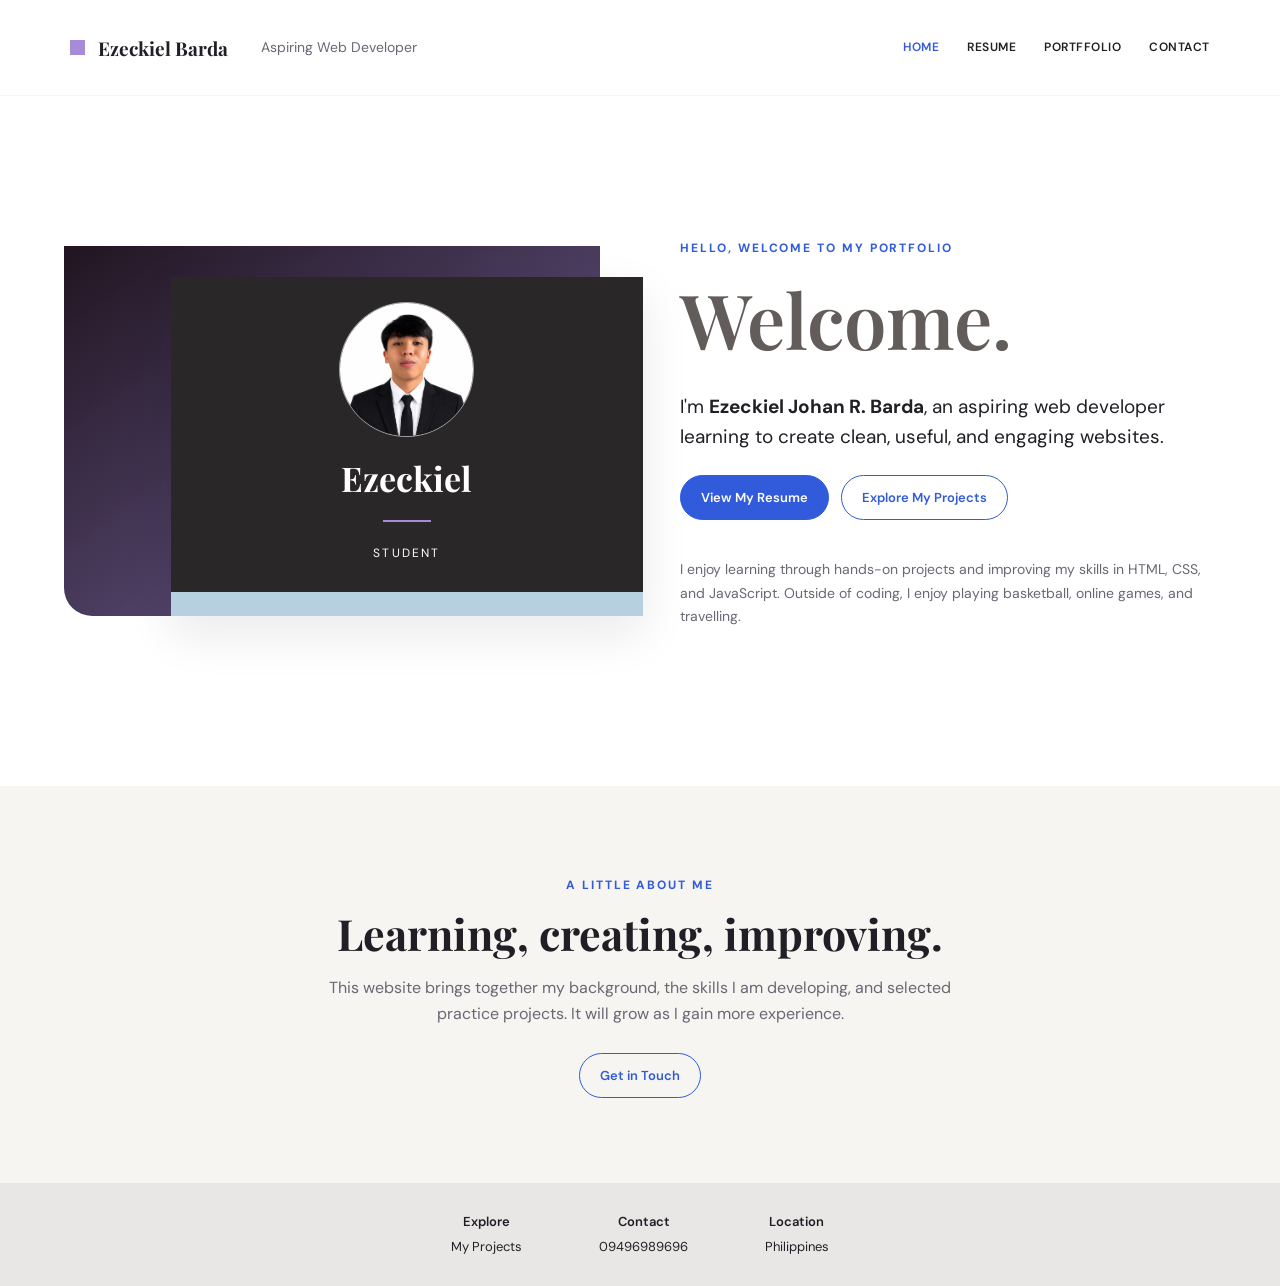
<file: index.html>
<!DOCTYPE html>
<html lang="en">

<head>
    <meta charset="UTF-8">
    <meta name="viewport" content="width=device-width, initial-scale=1.0">

    <title>About Me | Ezeckiel Johan R. Barda</title>

    
    <link rel="stylesheet" href="assets/css/style.css">
</head>

<body>

    
    <header class="site-header">

        <a class="brand" href="index.html">
            <span class="brand-mark"></span>
            <span class="brand-name">Ezeckiel Barda</span>
            <span class="brand-role">Aspiring Web Developer</span>
        </a>

        <button class="menu-toggle" type="button">
            Menu
        </button>

        
        <nav class="nav">
            <a href="index.html">HOME</a>
            <a href="pages/page1/resume.html">RESUME</a>
            <a href="pages/page2/portfolio.html">PORTFFOLIO</a>
            <a href="pages/page3/contact.html">CONTACT</a>
        </nav>

    </header>


    
    <main>

        
        <section class="hero">

            
            <div class="hero-visual">

                <div class="profile-card">

                    <img
                        src="assets/img/wezii.jpg"
                        alt="Ezeckiel Johan Profile Picture"
                    >

                    <h2>Ezeckiel</h2>

                    <div class="rule"></div>

                    <p>STUDENT</p>

                    <div class="social-strip">
                        
                    </div>

                </div>

            </div>


            
            <div class="hero-copy">

                <span class="eyebrow">
                    Hello, welcome to my portfolio
                </span>

                <h1>Welcome.</h1>

                <p class="lead">
                    I'm <strong>Ezeckiel Johan R. Barda</strong>,
                    an aspiring web developer learning to create
                    clean, useful, and engaging websites.
                </p>

            
                <div class="button-row">

                    <a
                        href="pages/page1/resume.html"
                        class="btn btn-primary"
                    >
                        View My Resume
                    </a>

                    <a
                        href="pages/page2/portfolio.html"
                        class="btn"
                    >
                        Explore My Projects
                    </a>

                </div>

                <p class="intro">
                    I enjoy learning through hands-on projects and
                    improving my skills in HTML, CSS, and JavaScript.

                    Outside of coding, I enjoy playing basketball,
                    online games, and travelling.
                </p>

            </div>

        </section>


        
        <section class="content-section soft-section">

            <div class="container center">

                <span class="eyebrow">
                    A little about me
                </span>

                <h2>Learning, creating, improving.</h2>

                <p class="muted">
                    This website brings together my background,
                    the skills I am developing, and selected
                    practice projects. It will grow as I gain
                    more experience.
                </p>

                <a
                    href="pages/page3/contact.html"
                    class="btn"
                >
                    Get in Touch
                </a>

            </div>

        </section>

    </main>


    
    <footer class="site-footer">

        <div class="footer-item">
            <strong>Explore</strong>
            <a href="pages/page2/portfolio.html">
                My Projects
            </a>
        </div>

        <div class="footer-item">
            <strong>Contact</strong>
            <a href="pages/page3/contact.html">
                09496989696
            </a>
        </div>

        <div class="footer-item">
            <strong>Location</strong>
            <span>Philippines</span>
        </div>

    </footer>


    
    <script src="assets/js/script.js" defer></script>

</body>
</html>
</file>
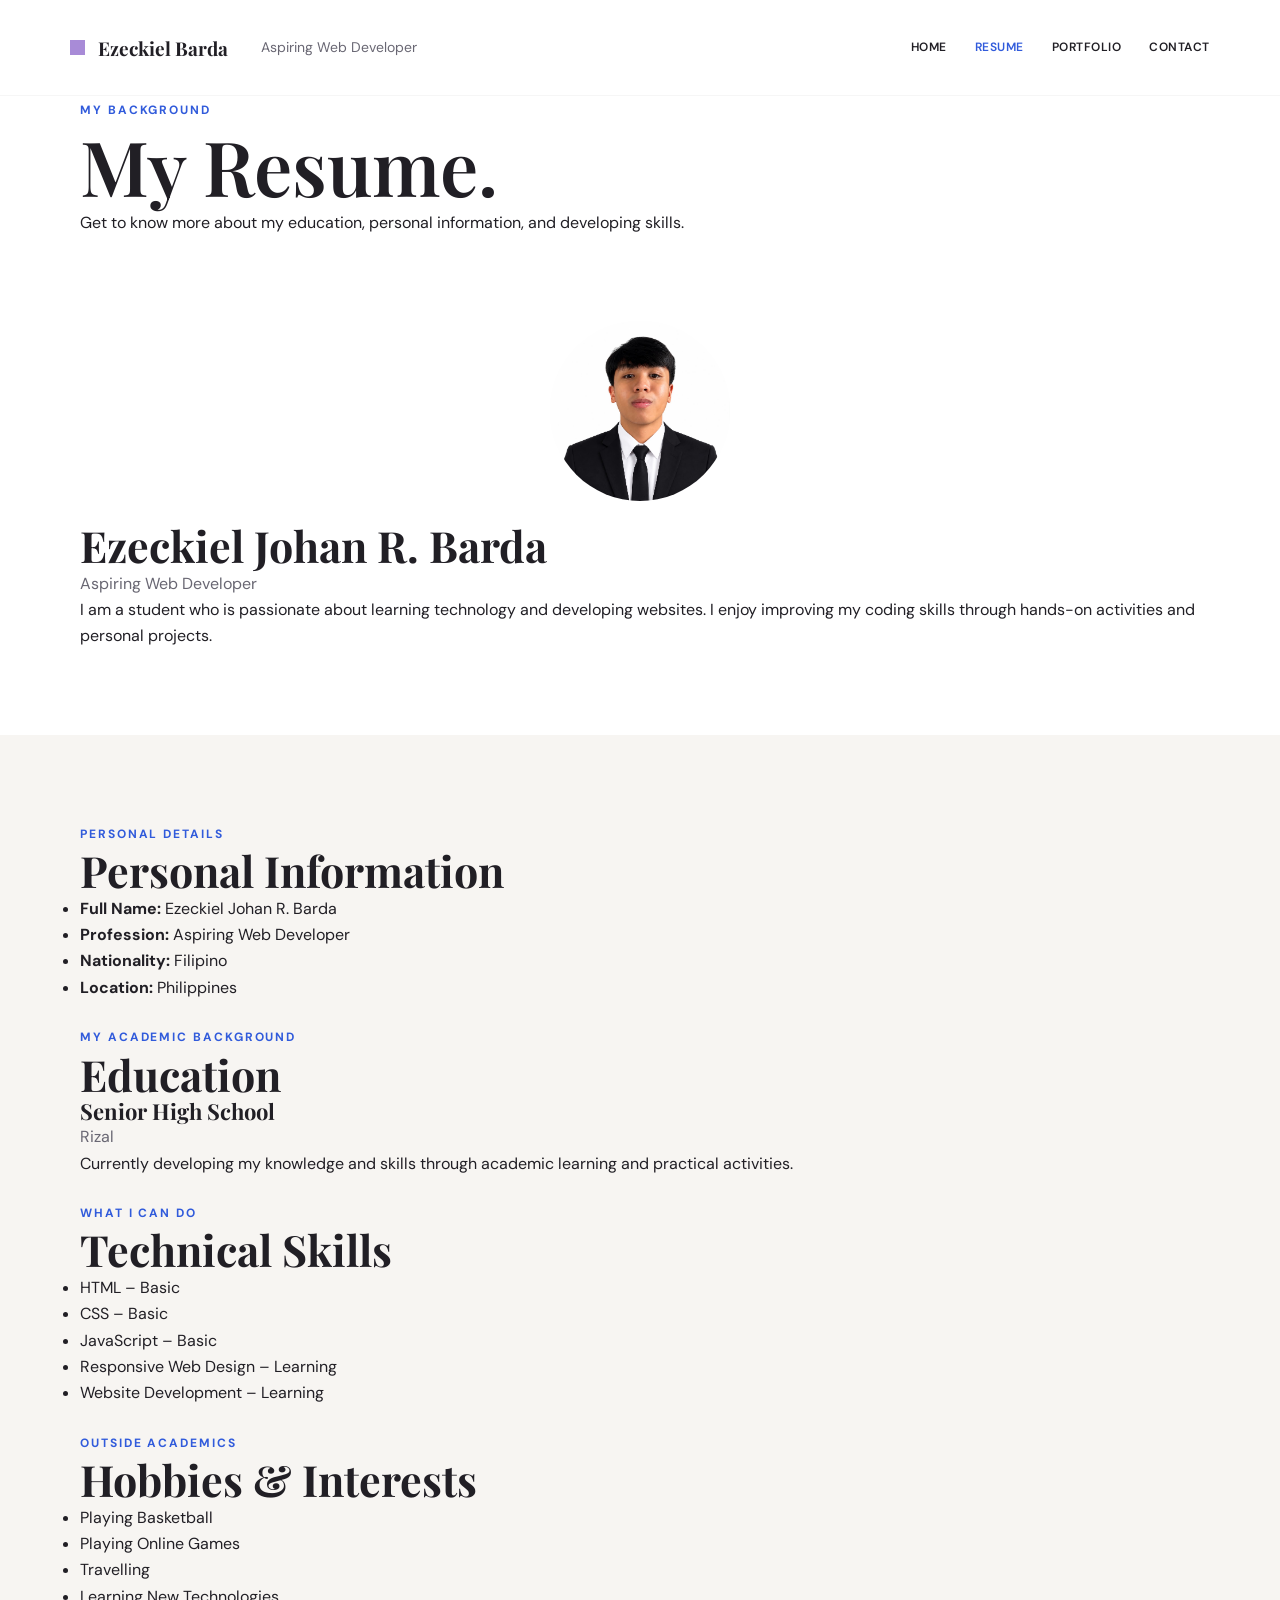
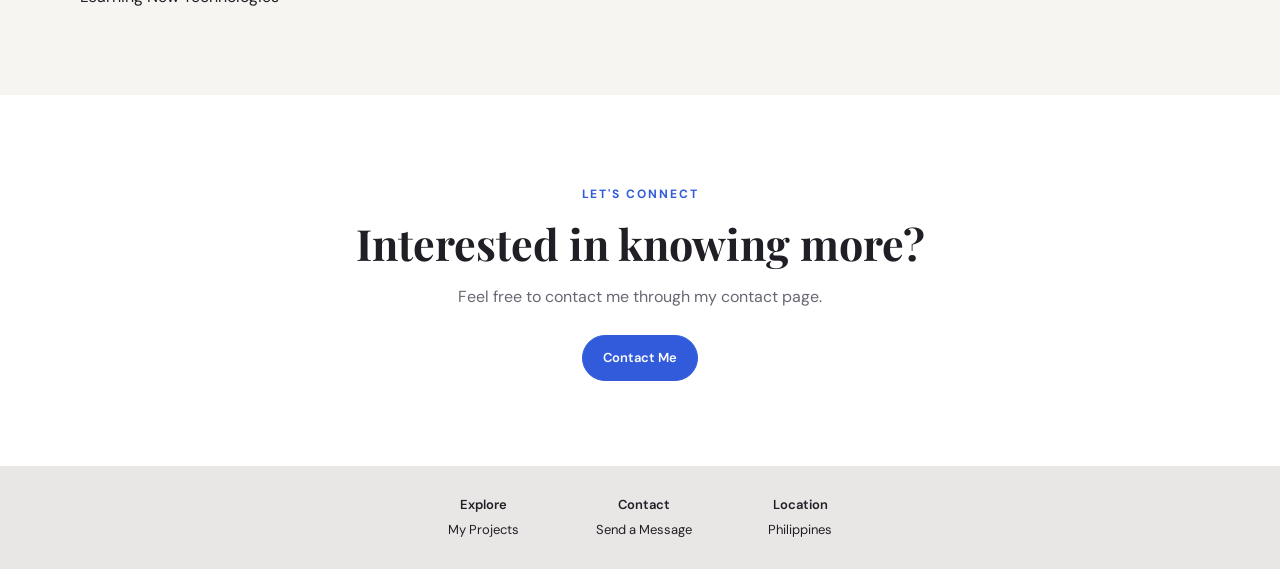
<file: pages/page1/resume.html>
<!DOCTYPE html>
<html lang="en">
<head>
    <meta charset="UTF-8">
    <meta name="viewport" content="width=device-width, initial-scale=1.0">

    <title>Resume | Ezeckiel Johan R. Barda</title>

    <!-- CSS LINKING -->
    <link rel="stylesheet" href="../../assets/css/style.css">
</head>

<body>

    <!-- HEADER -->
    <header class="site-header">

        <a class="brand" href="../../index.html">
            <span class="brand-mark"></span>
            <span class="brand-name">Ezeckiel Barda</span>
            <span class="brand-role">Aspiring Web Developer</span>
        </a>

        <button class="menu-toggle" type="button">Menu</button>

        <!-- NAVIGATION -->
        <nav class="nav">
            <a href="../../index.html">HOME</a>
            <a href="resume.html">RESUME</a>
            <a href="../page2/portfolio.html">PORTFOLIO</a>
            <a href="../page3/contact.html">CONTACT</a>
        </nav>

    </header>

    <!-- MAIN CONTENT -->
    <main>

        <section class="page-hero">
            <div class="container">
                <span class="eyebrow">My Background</span>
                <h1>My Resume.</h1>
                <p class="lead">
                    Get to know more about my education,
                    personal information, and developing skills.
                </p>
            </div>
        </section>

        <!-- PROFILE SECTION -->
        <section class="content-section">

            <div class="container">

                <div class="resume-profile">

                    <img src="../../assets/img/wezii.jpg"
                         alt="Ezeckiel Johan Profile Picture">

                    <div>
                        <h2>Ezeckiel Johan R. Barda</h2>
                        <p class="muted">Aspiring Web Developer</p>
                        <p>
                            I am a student who is passionate about
                            learning technology and developing websites.
                            I enjoy improving my coding skills through
                            hands-on activities and personal projects.
                        </p>
                    </div>

                </div>

            </div>

        </section>

        <!-- RESUME DETAILS -->
        <section class="content-section soft-section">

            <div class="container">

                <div class="resume-grid">

                    <!-- PERSONAL INFORMATION -->
                    <div class="resume-card">

                        <span class="eyebrow">Personal Details</span>
                        <h2>Personal Information</h2>

                        <ul class="detail-list">
                            <li>
                                <strong>Full Name:</strong>
                                Ezeckiel Johan R. Barda
                            </li>

                            <li>
                                <strong>Profession:</strong>
                                Aspiring Web Developer
                            </li>

                            <li>
                                <strong>Nationality:</strong>
                                Filipino
                            </li>

                            <li>
                                <strong>Location:</strong>
                                Philippines
                            </li>
                        </ul>

                    </div>

                    <!-- EDUCATION -->
                    <div class="resume-card">

                        <span class="eyebrow">My Academic Background</span>
                        <h2>Education</h2>

                        <div class="timeline-item">
                            <h3>Senior High School</h3>
                            <p class="muted">Rizal</p>
                            <p>
                                Currently developing my knowledge
                                and skills through academic learning
                                and practical activities.
                            </p>
                        </div>

                    </div>

                    <!-- SKILLS -->
                    <div class="resume-card">

                        <span class="eyebrow">What I Can Do</span>
                        <h2>Technical Skills</h2>

                        <ul class="detail-list">
                            <li>HTML – Basic</li>
                            <li>CSS – Basic</li>
                            <li>JavaScript – Basic</li>
                            <li>Responsive Web Design – Learning</li>
                            <li>Website Development – Learning</li>
                        </ul>

                    </div>

                    <!-- HOBBIES -->
                    <div class="resume-card">

                        <span class="eyebrow">Outside Academics</span>
                        <h2>Hobbies & Interests</h2>

                        <ul class="detail-list">
                            <li>Playing Basketball</li>
                            <li>Playing Online Games</li>
                            <li>Travelling</li>
                            <li>Learning New Technologies</li>
                        </ul>

                    </div>

                </div>

            </div>

        </section>

        <!-- CONTACT CTA -->
        <section class="content-section">

            <div class="container center">

                <span class="eyebrow">Let's Connect</span>

                <h2>Interested in knowing more?</h2>

                <p class="muted">
                    Feel free to contact me through my contact page.
                </p>

                <a href="../page3/contact.html" class="btn btn-primary">
                    Contact Me
                </a>

            </div>

        </section>

    </main>

    <!-- FOOTER -->
    <footer class="site-footer">

        <div class="footer-item">
            <strong>Explore</strong>
            <a href="../page2/portfolio.html">My Projects</a>
        </div>

        <div class="footer-item">
            <strong>Contact</strong>
            <a href="../page3/contact.html">Send a Message</a>
        </div>

        <div class="footer-item">
            <strong>Location</strong>
            <span>Philippines</span>
        </div>

    </footer>

    <!-- JAVASCRIPT LINKING -->
    <script src="../../assets/js/script.js" defer></script>

</body>
</html>
</file>
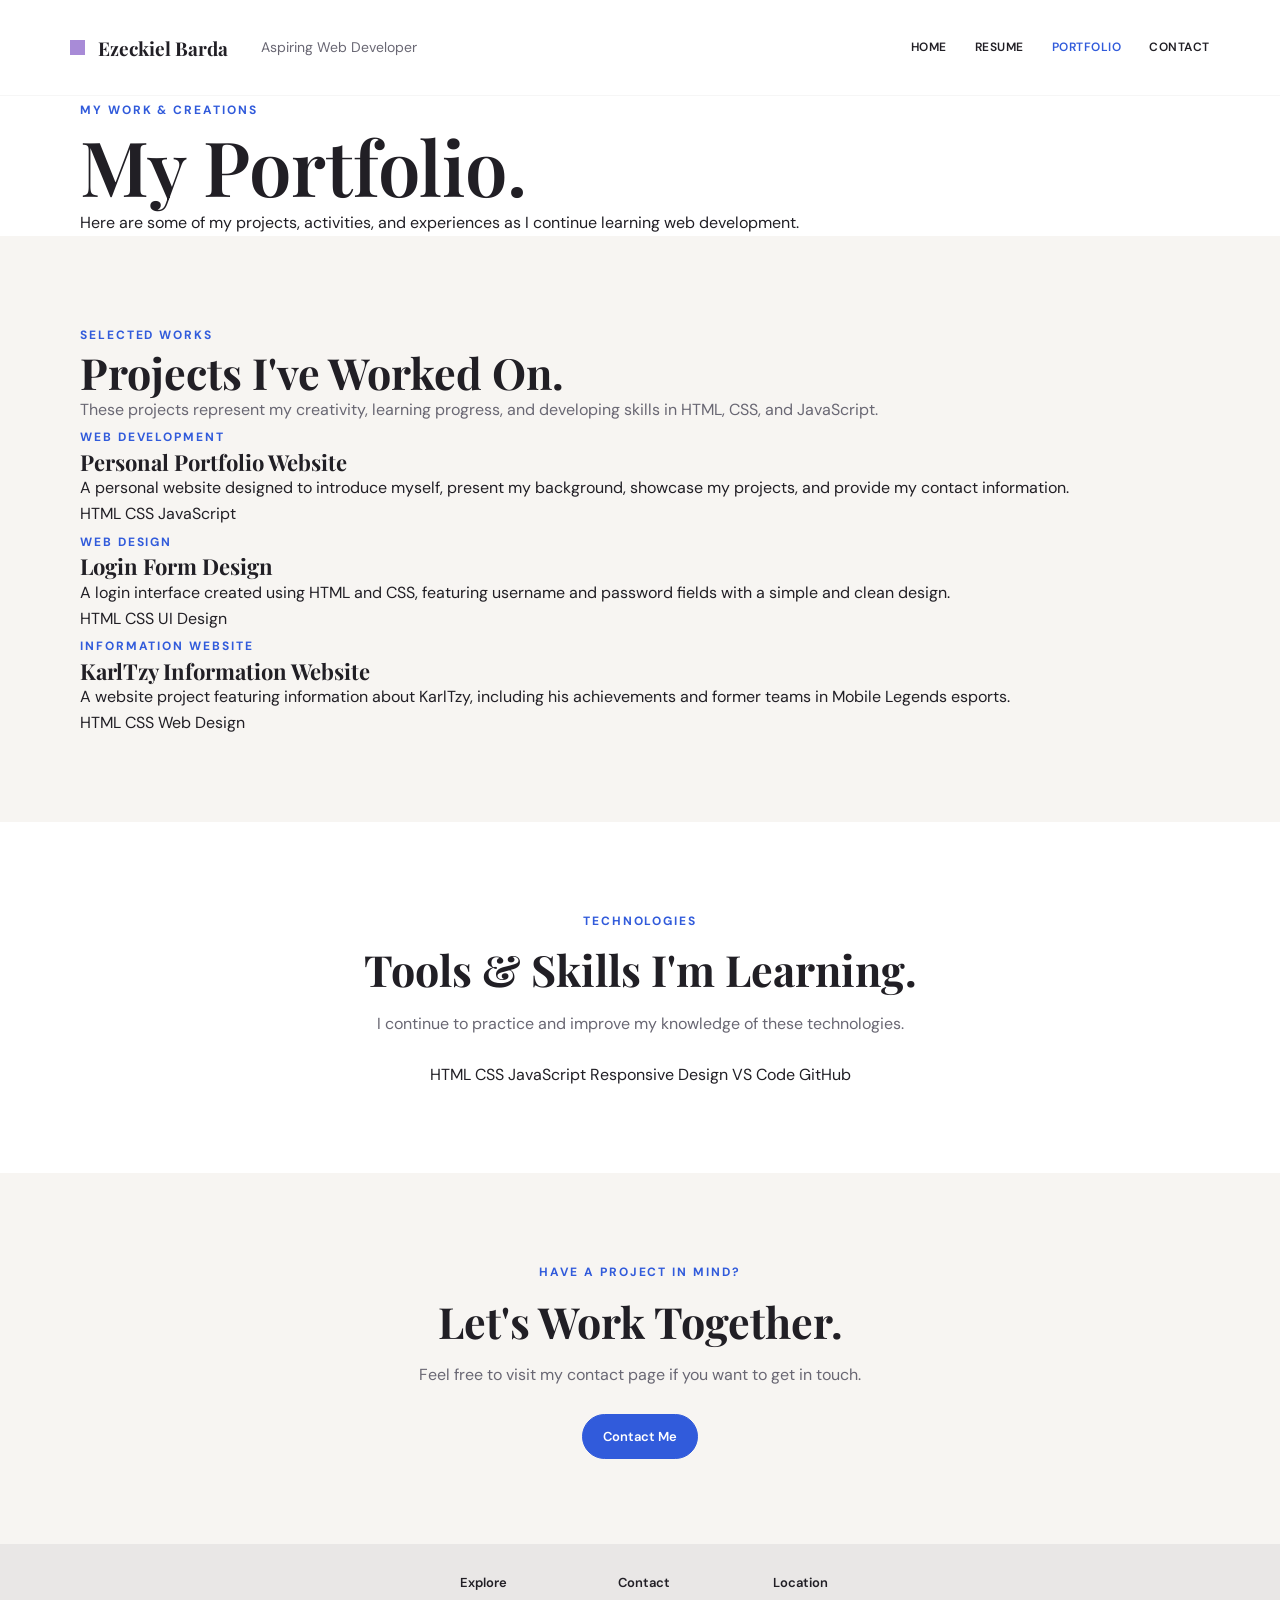
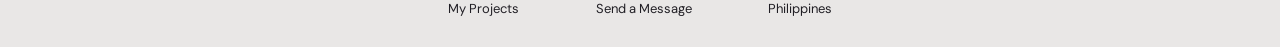
<file: pages/page2/portfolio.html>
<!DOCTYPE html>
<html lang="en">
<head>
    <meta charset="UTF-8">
    <meta name="viewport" content="width=device-width, initial-scale=1.0">

    <title>Portfolio | Ezeckiel Johan R. Barda</title>

    <!-- CSS LINKING -->
    <link rel="stylesheet" href="../../assets/css/style.css">
</head>

<body>

    <!-- HEADER -->
    <header class="site-header">

        <a class="brand" href="../../index.html">
            <span class="brand-mark"></span>
            <span class="brand-name">Ezeckiel Barda</span>
            <span class="brand-role">Aspiring Web Developer</span>
        </a>

        <button class="menu-toggle" type="button">Menu</button>

        <!-- NAVIGATION -->
        <nav class="nav">
            <a href="../../index.html">HOME</a>
            <a href="../page1/resume.html">RESUME</a>
            <a href="portfolio.html">PORTFOLIO</a>
            <a href="../page3/contact.html">CONTACT</a>
        </nav>

    </header>

    <!-- MAIN CONTENT -->
    <main>

        <!-- PAGE INTRO -->
        <section class="page-hero">
            <div class="container">

                <span class="eyebrow">My Work & Creations</span>

                <h1>My Portfolio.</h1>

                <p class="lead">
                    Here are some of my projects, activities,
                    and experiences as I continue learning
                    web development.
                </p>

            </div>
        </section>

        <!-- PROJECTS SECTION -->
        <section class="content-section soft-section">

            <div class="container">

                <div class="section-heading">

                    <span class="eyebrow">Selected Works</span>

                    <h2>Projects I've Worked On.</h2>

                    <p class="muted">
                        These projects represent my creativity,
                        learning progress, and developing skills
                        in HTML, CSS, and JavaScript.
                    </p>

                </div>

                <div class="project-grid">

                    <!-- PROJECT 1 -->
                    <article class="project-card">

                        <div class="project-content">

                            <span class="eyebrow">Web Development</span>

                            <h3>Personal Portfolio Website</h3>

                            <p>
                                A personal website designed to
                                introduce myself, present my
                                background, showcase my projects,
                                and provide my contact information.
                            </p>

                            <div class="project-tags">
                                <span>HTML</span>
                                <span>CSS</span>
                                <span>JavaScript</span>
                            </div>

                        </div>

                    </article>

                    <!-- PROJECT 2 -->
                    <article class="project-card">

                        <div class="project-content">

                            <span class="eyebrow">Web Design</span>

                            <h3>Login Form Design</h3>

                            <p>
                                A login interface created using
                                HTML and CSS, featuring username
                                and password fields with a simple
                                and clean design.
                            </p>

                            <div class="project-tags">
                                <span>HTML</span>
                                <span>CSS</span>
                                <span>UI Design</span>
                            </div>

                        </div>

                    </article>

                    <!-- PROJECT 3 -->
                    <article class="project-card">

                        <div class="project-content">

                            <span class="eyebrow">Information Website</span>

                            <h3>KarlTzy Information Website</h3>

                            <p>
                                A website project featuring
                                information about KarlTzy,
                                including his achievements and
                                former teams in Mobile Legends
                                esports.
                            </p>

                            <div class="project-tags">
                                <span>HTML</span>
                                <span>CSS</span>
                                <span>Web Design</span>
                            </div>

                        </div>

                    </article>

                </div>

            </div>

        </section>

        <!-- SKILLS SECTION -->
        <section class="content-section">

            <div class="container center">

                <span class="eyebrow">Technologies</span>

                <h2>Tools & Skills I'm Learning.</h2>

                <p class="muted">
                    I continue to practice and improve my
                    knowledge of these technologies.
                </p>

                <div class="project-tags skill-tags">
                    <span>HTML</span>
                    <span>CSS</span>
                    <span>JavaScript</span>
                    <span>Responsive Design</span>
                    <span>VS Code</span>
                    <span>GitHub</span>
                </div>

            </div>

        </section>

        <!-- CONTACT CTA -->
        <section class="content-section soft-section">

            <div class="container center">

                <span class="eyebrow">Have a Project in Mind?</span>

                <h2>Let's Work Together.</h2>

                <p class="muted">
                    Feel free to visit my contact page
                    if you want to get in touch.
                </p>

                <a href="../page3/contact.html"
                   class="btn btn-primary">
                    Contact Me
                </a>

            </div>

        </section>

    </main>

    <!-- FOOTER -->
    <footer class="site-footer">

        <div class="footer-item">
            <strong>Explore</strong>
            <a href="portfolio.html">My Projects</a>
        </div>

        <div class="footer-item">
            <strong>Contact</strong>
            <a href="../page3/contact.html">Send a Message</a>
        </div>

        <div class="footer-item">
            <strong>Location</strong>
            <span>Philippines</span>
        </div>

    </footer>

    <!-- JAVASCRIPT LINKING -->
    <script src="../../assets/js/script.js" defer></script>

</body>
</html>
</file>
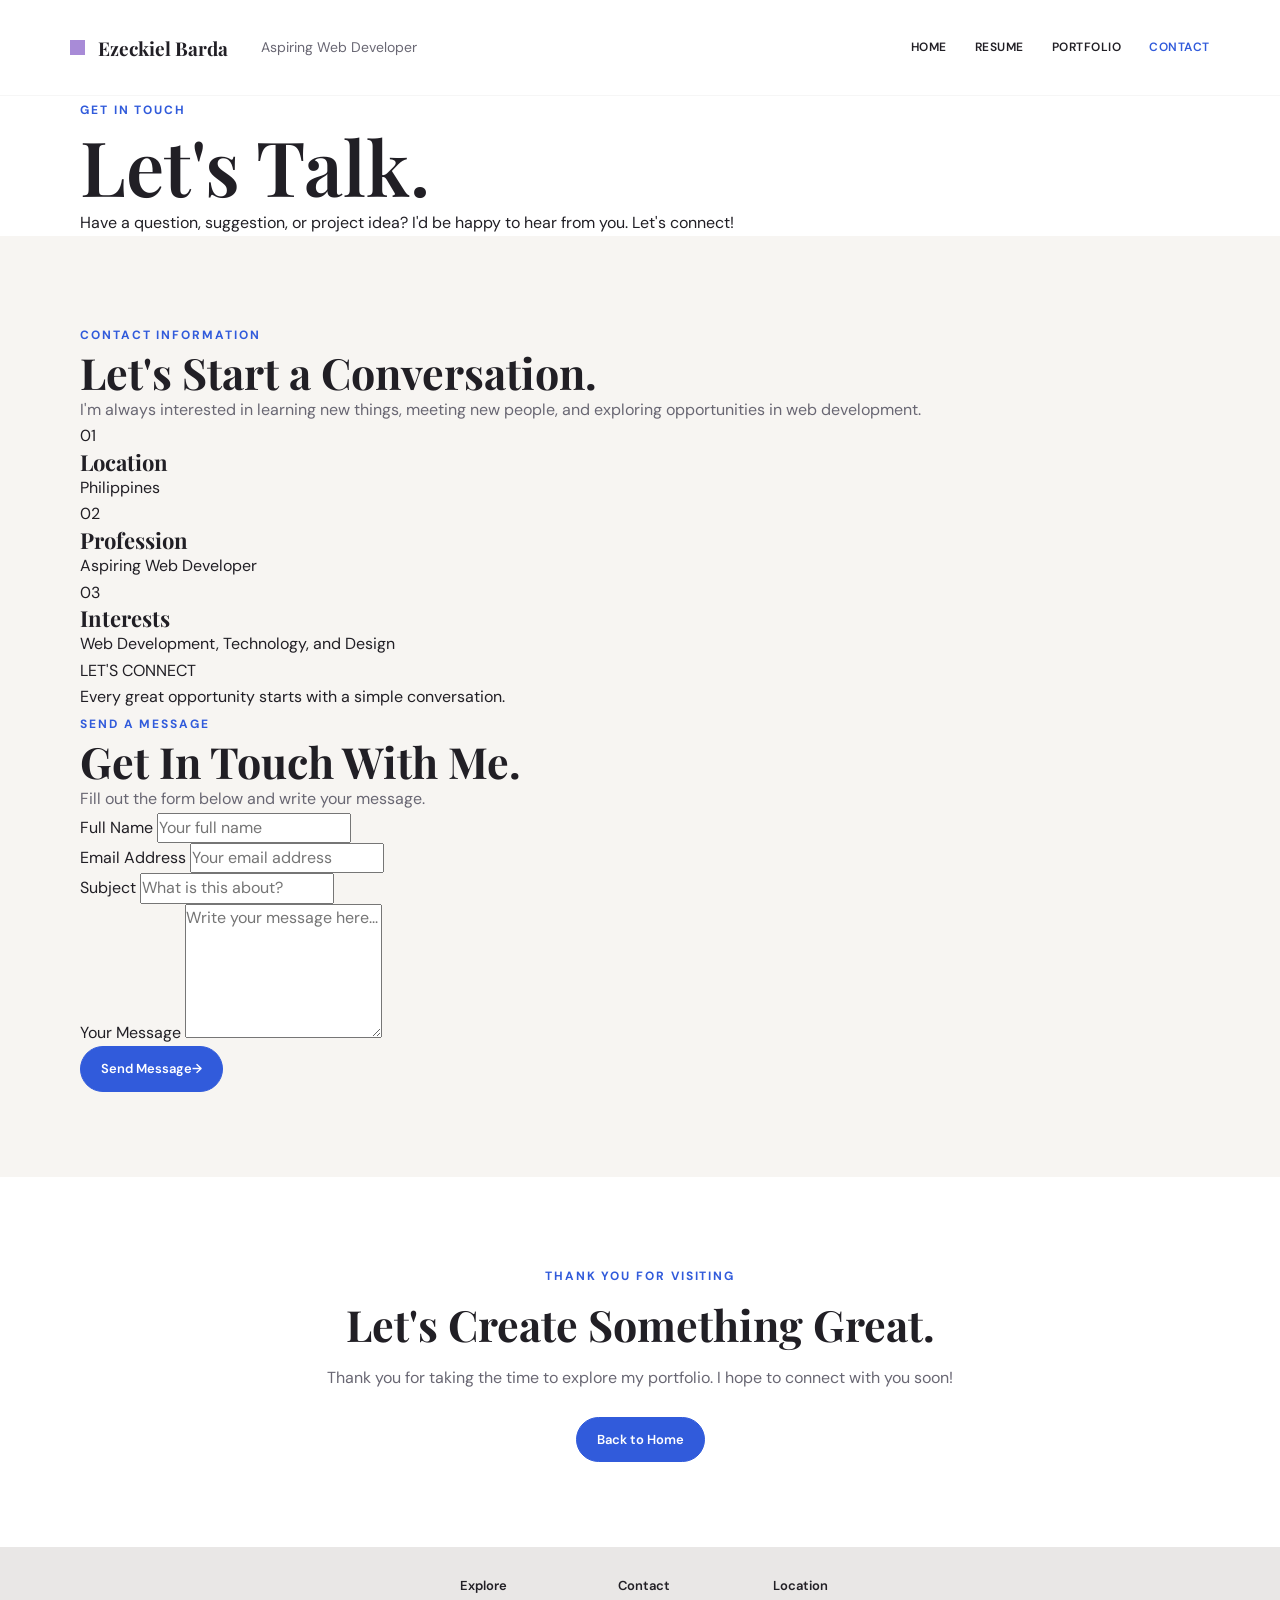
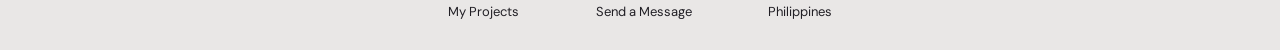
<file: pages/page3/contact.html>
<!DOCTYPE html>
<html lang="en">
<head>
    <meta charset="UTF-8">
    <meta name="viewport" content="width=device-width, initial-scale=1.0">

    <title>Contact | Ezeckiel Johan R. Barda</title>

    <link rel="stylesheet" href="../../assets/css/style.css">
</head>

<body>

    <header class="site-header">
        <a class="brand" href="../../index.html">
            <span class="brand-mark"></span>
            <span class="brand-name">Ezeckiel Barda</span>
            <span class="brand-role">Aspiring Web Developer</span>
        </a>

        <button class="menu-toggle" type="button">Menu</button>

        <nav class="nav">
            <a href="../../index.html">HOME</a>
            <a href="../page1/resume.html">RESUME</a>
            <a href="../page2/portfolio.html">PORTFOLIO</a>
            <a href="contact.html">CONTACT</a>
        </nav>
    </header>

    <main class="contact-page">

        <section class="page-hero contact-hero">
            <div class="container">
                <span class="eyebrow">GET IN TOUCH</span>
                <h1>Let's Talk.</h1>
                <p class="lead">
                    Have a question, suggestion, or project idea?
                    I'd be happy to hear from you. Let's connect!
                </p>
            </div>
        </section>

        
        <section class="content-section soft-section">
            <div class="container">

                <div class="contact-grid">


                    <div class="contact-info">

                        <span class="eyebrow">CONTACT INFORMATION</span>

                        <h2>Let's Start a Conversation.</h2>

                        <p class="muted">
                            I'm always interested in learning new things,
                            meeting new people, and exploring opportunities
                            in web development.
                        </p>

                        <div class="contact-detail">
                            <span class="contact-icon">01</span>
                            <div>
                                <h3>Location</h3>
                                <p>Philippines</p>
                            </div>
                        </div>

                        <div class="contact-detail">
                            <span class="contact-icon">02</span>
                            <div>
                                <h3>Profession</h3>
                                <p>Aspiring Web Developer</p>
                            </div>
                        </div>

                        <div class="contact-detail">
                            <span class="contact-icon">03</span>
                            <div>
                                <h3>Interests</h3>
                                <p>Web Development, Technology, and Design</p>
                            </div>
                        </div>

                        <div class="contact-note">
                            <span>LET'S CONNECT</span>
                            <p>
                                Every great opportunity starts
                                with a simple conversation.
                            </p>
                        </div>

                    </div>


                    <div class="contact-form-card">

                        <span class="eyebrow">SEND A MESSAGE</span>
                        <h2>Get In Touch With Me.</h2>

                        <p class="muted">
                            Fill out the form below and write your message.
                        </p>

                        <form id="contactForm">

                            <div class="form-group">
                                <label for="name">Full Name</label>
                                <input
                                    type="text"
                                    id="name"
                                    name="name"
                                    placeholder="Your full name"
                                    required>
                            </div>

                            <div class="form-group">
                                <label for="email">Email Address</label>
                                <input
                                    type="email"
                                    id="email"
                                    name="email"
                                    placeholder="Your email address"
                                    required>
                            </div>

                            <div class="form-group">
                                <label for="subject">Subject</label>
                                <input
                                    type="text"
                                    id="subject"
                                    name="subject"
                                    placeholder="What is this about?"
                                    required>
                            </div>

                            <div class="form-group">
                                <label for="message">Your Message</label>
                                <textarea
                                    id="message"
                                    name="message"
                                    rows="5"
                                    placeholder="Write your message here..."
                                    required></textarea>
                            </div>

                            <button type="submit" class="btn btn-primary">
                                Send Message <span>→</span>
                            </button>

                            <p
                                id="formMessage"
                                class="form-message"
                                aria-live="polite">
                            </p>

                        </form>
                    </div>

                </div>
            </div>
        </section>

        
        <section class="content-section contact-closing">
            <div class="container center">
                <span class="eyebrow">THANK YOU FOR VISITING</span>
                <h2>Let's Create Something Great.</h2>
                <p class="muted">
                    Thank you for taking the time to explore my portfolio.
                    I hope to connect with you soon!
                </p>

                <a href="../../index.html" class="btn btn-primary">
                    Back to Home
                </a>
            </div>
        </section>

    </main>

    <footer class="site-footer">
        <div class="footer-item">
            <strong>Explore</strong>
            <a href="../page2/portfolio.html">My Projects</a>
        </div>

        <div class="footer-item">
            <strong>Contact</strong>
            <a href="contact.html">Send a Message</a>
        </div>

        <div class="footer-item">
            <strong>Location</strong>
            <span>Philippines</span>
        </div>
    </footer>

    <script src="../../assets/js/script.js" defer></script>

</body>
</html>
</file>
<file: assets/css/style.css>
@import url('https://fonts.googleapis.com/css2?family=DM+Sans:wght@400;500;600;700&family=Playfair+Display:wght@600;700&display=swap');

:root {
    --ink: #211f25;
    --muted: #696773;
    --purple: #a88bd7;
    --blue: #315bdb;
    --beige: #eee4d8;
    --soft: #f7f5f2;
    --white: #fff;
    --line: #e7e2ec;
    --shadow: 0 18px 45px rgba(31, 27, 38, .09);
}

* {
    margin: 0;
    padding: 0;
    box-sizing: border-box;
}

html {
    scroll-behavior: smooth;
}

body {
    font-family: 'DM Sans', sans-serif;
    color: var(--ink);
    background: var(--white);
    line-height: 1.65;
}

a {
    text-decoration: none;
    color: inherit;
}

button, input, textarea {
    font: inherit;
}

img {
    max-width: 100%;
    display: block;
}

/* NAVIGATION */

.site-header {
    min-height: 96px;
    padding: 22px 5.5%;
    display: flex;
    align-items: center;
    justify-content: space-between;
    gap: 24px;
    background: white;
    position: sticky;
    top: 0;
    z-index: 20;
    border-bottom: 1px solid rgba(30, 25, 40, .04);
}

.brand {
    display: flex;
    align-items: center;
    gap: 13px;
    white-space: nowrap;
}

.brand-mark {
    width: 15px;
    height: 15px;
    background: var(--purple);
}

.brand-name {
    font: 700 23px 'Playfair Display', serif;
}

.brand-role {
    color: var(--muted);
    margin-left: 20px;
    font-size: 14px;
}

.nav {
    display: flex;
    align-items: center;
    gap: clamp(14px, 2.2vw, 34px);
}

.nav a {
    font-size: 12px;
    font-weight: 600;
    letter-spacing: .04em;
    transition: color .2s ease;
}

.nav a:hover,
.nav a.active {
    color: var(--blue);
}

.menu-toggle {
    display: none;
    border: 1px solid var(--line);
    background: white;
    padding: 8px 11px;
    border-radius: 8px;
    cursor: pointer;
}

/* GENERAL */

.container {
    width: min(1120px, 89%);
    margin: 0 auto;
}

.eyebrow {
    color: var(--blue);
    text-transform: uppercase;
    font-size: 12px;
    font-weight: 700;
    letter-spacing: .16em;
}

h1, h2, h3 {
    font-family: 'Playfair Display', serif;
    line-height: 1.15;
}

h1 {
    font-size: clamp(42px, 6vw, 76px);
    font-weight: 600;
}

h2 {
    font-size: clamp(30px, 4vw, 43px);
}

h3 {
    font-size: 22px;
}

.section-title {
    display: flex;
    justify-content: center;
    align-items: flex-start;
    gap: 12px;
    text-align: center;
    margin-bottom: 44px;
}

.section-title::before {
    content: '';
    width: 14px;
    height: 14px;
    margin-top: 9px;
    background: var(--purple);
    flex: 0 0 14px;
}

.btn {
    display: inline-flex;
    align-items: center;
    justify-content: center;
    padding: 11px 20px;
    border: 1px solid var(--blue);
    border-radius: 30px;
    color: var(--blue);
    font-size: 13px;
    font-weight: 600;
    background: transparent;
    transition: .2s ease;
    cursor: pointer;
}

.btn:hover {
    background: var(--blue);
    color: white;
    transform: translateY(-2px);
}

.btn-primary {
    background: var(--blue);
    color: white;
}

.btn-primary:hover {
    background: #2448b9;
}

.center {
    text-align: center;
}

.muted {
    color: var(--muted);
}

/* HOME PAGE */

.hero {
    min-height: 690px;
    display: grid;
    grid-template-columns: 1fr 1fr;
    align-items: center;
    gap: 7%;
    padding: 55px 5.5% 75px;
}

.hero-visual {
    min-height: 400px;
    background: linear-gradient(
        145deg,
        #211521,
        #55466e 65%,
        #7775a0
    );
    border-radius: 0 0 0 28px;
    position: relative;
}

.resume-profile img {
    width: 180px;
    height: 180px;
    object-fit: cover;
    border-radius: 50%;
    display: block;
    margin: 0 auto 20px;
}

.profile-card {
    position: absolute;
    width: min(390px, 88%);
    right: -8%;
    bottom: 0;
    background: #292728;
    color: white;
    text-align: center;
    padding: 38px 28px 0;
    box-shadow: var(--shadow);
}

.profile-card img {
    width: 170px;
    height: 170px;
    object-fit: cover;
    border-radius: 50%;
    border: 1px solid #aaa;
    margin: 0 auto 22px;
}

.profile-card h2 {
    font-size: 34px;
}

.profile-card .rule {
    width: 48px;
    height: 2px;
    background: var(--purple);
    margin: 22px auto;
}

.profile-card p {
    letter-spacing: .18em;
    font-size: 12px;
    margin-bottom: 28px;
}

.social-strip {
    background: #b6d0df;
    color: #171717;
    margin: 0 -28px;
    padding: 12px;
    font-weight: 700;
}

.hero-copy {
    padding: 30px 0;
}

.hero-copy h1 {
    color: #625d5b;
    margin: 14px 0 30px;
}

.hero-copy .lead {
    font-size: 19px;
    line-height: 1.55;
    max-width: 560px;
    margin-bottom: 24px;
}

.hero-copy .intro {
    color: var(--muted);
    font-size: 14px;
    max-width: 570px;
    margin-top: 38px;
}

.button-row {
    display: flex;
    flex-wrap: wrap;
    gap: 12px;
}

/* CONTENT SECTIONS */

.content-section {
    padding: 85px 0;
}

.soft-section {
    background: var(--soft);
}

.beige-section {
    background: var(--beige);
}

.content-section .center h2 {
    margin: 12px 0 16px;
}

.content-section .center p {
    max-width: 680px;
    margin: 0 auto 25px;
}

/* PAGE BANNER */

.page-banner {
    background: var(--beige);
    padding: 85px 0 65px;
    text-align: center;
}

.page-banner p {
    color: var(--muted);
    margin-top: 14px;
}

.banner-heading {
    font-size: clamp(38px, 5vw, 58px);
    margin-top: 12px;
}

/* RESUME PAGE */

.resume-wrap {
    max-width: 820px;
    margin: -5px auto 0;
}

.resume-heading {
    font-size: 30px;
    margin-bottom: 15px;
}

.resume-tabs {
    display: flex;
    gap: 10px;
    margin-bottom: 12px;
}

.resume-sheet {
    background: white;
    padding: clamp(28px, 5vw, 55px);
    box-shadow: var(--shadow);
}

.resume-grid {
    display: grid;
    grid-template-columns: .85fr 1.15fr;
    gap: 45px;
}

.resume-item {
    margin-bottom: 28px;
}

.resume-item h3 {
    color: var(--blue);
    font-size: 18px;
    margin-bottom: 6px;
}

.resume-item p,
.resume-item li {
    font-size: 14px;
    color: var(--muted);
}

.resume-item ul {
    padding-left: 18px;
    margin-top: 8px;
}

.tag-list {
    display: flex;
    flex-wrap: wrap;
    gap: 9px;
    margin-top: 12px;
}

.tag {
    background: #f0edf7;
    color: #51417b;
    border-radius: 30px;
    padding: 6px 12px;
    font-size: 12px;
}

/* PORTFOLIO PAGE - ONLY */

.portfolio-page .project-grid {
    display: grid;
    grid-template-columns: repeat(3, 1fr);
    gap: 25px;
    margin-top: 35px;
}

.portfolio-page .project-card {
    position: relative;
    overflow: hidden;
    min-height: 320px;
    padding: 30px;
    border-radius: 18px;
    border: 1px solid rgba(168, 139, 215, .25);

    background: linear-gradient(
        145deg,
        #282137,
        #171522 75%,
        #11101a
    );

    box-shadow: 0 12px 30px rgba(25, 18, 40, .12);
    transition: transform .35s ease, box-shadow .35s ease,
                border-color .35s ease;
}

/* Top accent line */

.portfolio-page .project-card::before {
    content: "";
    position: absolute;
    top: 0;
    left: 0;
    width: 100%;
    height: 5px;
    background: linear-gradient(90deg, #a88bd7, #667eea, #d7b8ff);
}

/* Decorative circle */

.portfolio-page .project-card::after {
    content: "";
    position: absolute;
    width: 160px;
    height: 160px;
    right: -65px;
    bottom: -65px;
    border: 1px solid rgba(168, 139, 215, .25);
    border-radius: 50%;
    box-shadow: 0 0 0 18px rgba(168, 139, 215, .035),
                0 0 0 36px rgba(168, 139, 215, .025);
    transition: transform .4s ease;
}

.portfolio-page .project-card:hover {
    transform: translateY(-10px);
    border-color: #a88bd7;
    box-shadow: 0 20px 45px rgba(73, 48, 112, .22);
}

.portfolio-page .project-card:hover::after {
    transform: scale(1.2);
}

.portfolio-page .project-content {
    position: relative;
    z-index: 1;
}

.portfolio-page .project-card .eyebrow {
    display: inline-block;
    color: #c6a9f2;
    font-size: 11px;
    letter-spacing: 2px;
    margin-bottom: 17px;
}

.portfolio-page .project-card h3 {
    color: #ffffff;
    font-size: 23px;
    margin-bottom: 15px;
}

.portfolio-page .project-card p {
    color: #c4bfce;
    font-size: 14px;
    line-height: 1.8;
    margin-bottom: 25px;
}

.portfolio-page .project-tags {
    display: flex;
    flex-wrap: wrap;
    gap: 8px;
}

.portfolio-page .project-tags span {
    display: inline-block;
    padding: 7px 12px;
    border-radius: 20px;
    background: rgba(168, 139, 215, .13);
    border: 1px solid rgba(168, 139, 215, .3);
    color: #d8c3fa;
    font-size: 11px;
    font-weight: 700;
}

/* PORTFOLIO SKILLS TAGS */

.portfolio-page .skill-tags {
    justify-content: center;
    margin-top: 25px;
}

.portfolio-page .skill-tags span {
    background: #f0edf7;
    color: #51417b;
    border: 1px solid #e0d6ef;
    border-radius: 25px;
    padding: 8px 15px;
    font-size: 12px;
}

/* CONTACT PAGE */

.contact-section {
    background: linear-gradient(
        115deg,
        #39465d,
        #b5b4ba
    );
    padding: 80px 0;
}

.contact-section .section-title {
    color: white;
}

.contact-card {
    background: white;
    width: min(760px, 90%);
    margin: auto;
    padding: clamp(28px, 5vw, 65px);
    box-shadow: var(--shadow);
}

.contact-form {
    display: grid;
    grid-template-columns: 1fr 1fr;
    gap: 28px 38px;
}

.form-field {
    display: flex;
    flex-direction: column;
    gap: 8px;
}

.form-field.full {
    grid-column: 1 / -1;
}

.form-field label {
    font-size: 13px;
}

.form-field input,
.form-field textarea {
    border: 0;
    border-bottom: 2px solid #665bd4;
    padding: 10px 2px;
    outline: none;
    background: transparent;
    resize: vertical;
}

.form-field input:focus,
.form-field textarea:focus {
    border-color: var(--purple);
}

.form-actions {
    grid-column: 1 / -1;
}

.note {
    font-size: 12px;
    color: var(--muted);
    margin-top: 12px;
}

/* FOOTER */

.site-footer {
    background: #e9e7e6;
    padding: 28px 5.5%;
    display: flex;
    justify-content: flex-end;
    gap: clamp(25px, 6vw, 85px);
    flex-wrap: wrap;
}

.footer-item {
    text-align: center;
    font-size: 13px;
}

.footer-item strong {
    display: block;
    font-weight: 600;
    margin-bottom: 4px;
}

.footer-item a:hover {
    color: var(--blue);
}

/* TABLET */

@media (max-width: 850px) {

    .site-header {
        flex-wrap: wrap;
        min-height: 80px;
    }

    .brand-role {
        display: none;
    }

    .menu-toggle {
        display: block;
    }

    .nav {
        display: none;
        width: 100%;
        flex-direction: column;
        align-items: flex-start;
        padding: 10px 0 5px;
    }

    .nav.open {
        display: flex;
    }

    .hero {
        grid-template-columns: 1fr;
        padding-top: 25px;
        gap: 40px;
    }

    .hero-visual {
        min-height: 420px;
        margin-right: 7%;
    }

    .profile-card {
        right: -7%;
    }

    .hero-copy {
        padding: 0 4%;
    }

    .portfolio-page .project-grid {
        grid-template-columns: repeat(2, 1fr);
    }
}

/* MOBILE */

@media (max-width: 560px) {

    .brand-name {
        font-size: 19px;
    }

    .hero {
        padding-left: 5%;
        padding-right: 5%;
    }

    .hero-visual {
        min-height: 370px;
    }

    .profile-card {
        width: 88%;
        padding-top: 25px;
    }

    .profile-card img {
        width: 135px;
        height: 135px;
    }

    .resume-grid,
    .contact-form {
        grid-template-columns: 1fr;
        gap: 22px;
    }

    .form-field.full,
    .form-actions {
        grid-column: auto;
    }

    .portfolio-page .project-grid {
        grid-template-columns: 1fr;
    }

    .portfolio-page .project-card {
        min-height: auto;
        padding: 25px;
    }

    .site-footer {
        justify-content: center;
    }
}


    .brand-name {
        font-size: 19px;
    }

    .hero {
        padding-left: 5%;
        padding-right: 5%;
    }

    .hero-visual {
        min-height: 370px;
    }

    .profile-card {
        width: 88%;
        padding-top: 25px;
    }

    .profile-card img {
        width: 135px;
        height: 135px;
    }

    .resume-grid,
    .contact-form {
        grid-template-columns: 1fr;
        gap: 22px;
    }

    .form-field.full,
    .form-actions {
        grid-column: auto;
    }

    .project-grid {
        grid-template-columns: 1fr;
    }

    .site-footer {
        justify-content: center;

    
/* =========================================
   CONTACT PAGE DESIGN
========================================= */

.contact-page .contact-hero {
    position: relative;
    overflow: hidden;
    background:
        radial-gradient(circle at 85% 20%, rgba(168, 139, 215, 0.22), transparent 30%),
        linear-gradient(135deg, #f7f5f2, #eee7f7);
}

.contact-page .contact-grid {
    display: grid;
    grid-template-columns: 0.9fr 1.1fr;
    gap: 35px;
    align-items: stretch;
}

/* LEFT CONTACT INFORMATION */

.contact-page .contact-info {
    padding: 35px;
    border-radius: 22px;
    color: #ffffff;
    background: linear-gradient(145deg, #302344, #594477);
    box-shadow: 0 15px 35px rgba(48, 35, 68, 0.16);
}

.contact-page .contact-info .eyebrow {
    color: #d6c0fa;
    letter-spacing: 2px;
}

.contact-page .contact-info h2 {
    color: #ffffff;
    font-size: 32px;
    line-height: 1.25;
    margin: 15px 0;
}

.contact-page .contact-info > p {
    color: #e0d9e9;
    line-height: 1.8;
    margin-bottom: 30px;
}

.contact-page .contact-detail {
    display: flex;
    align-items: center;
    gap: 16px;
    padding: 18px 0;
    border-bottom: 1px solid rgba(255, 255, 255, 0.15);
}

.contact-page .contact-icon {
    display: flex;
    align-items: center;
    justify-content: center;
    min-width: 43px;
    height: 43px;
    border-radius: 12px;
    background: rgba(255, 255, 255, 0.13);
    color: #e4d2ff;
    font-size: 13px;
    font-weight: 700;
}

.contact-page .contact-detail h3 {
    color: #ffffff;
    font-size: 15px;
    margin-bottom: 4px;
}

.contact-page .contact-detail p {
    color: #e0d9e9;
    font-size: 14px;
    line-height: 1.6;
}

.contact-page .contact-note {
    margin-top: 30px;
    padding: 20px;
    border-radius: 14px;
    background: rgba(255, 255, 255, 0.10);
}

.contact-page .contact-note span {
    color: #d6c0fa;
    font-size: 11px;
    font-weight: 700;
    letter-spacing: 2px;
}

.contact-page .contact-note p {
    color: #ffffff;
    margin-top: 9px;
    line-height: 1.7;
}

/* RIGHT CONTACT FORM */

.contact-page .contact-form-card {
    padding: 38px;
    border: 1px solid #e7e2ec;
    border-radius: 22px;
    background: #ffffff;
    box-shadow: 0 15px 40px rgba(33, 31, 37, 0.07);
}

.contact-page .contact-form-card h2 {
    color: #211f25;
    font-size: 27px;
    margin: 10px 0;
}

.contact-page .contact-form-card > p {
    margin-bottom: 25px;
}

.contact-page .contact-form-card .form-group {
    margin-bottom: 20px;
}

.contact-page .contact-form-card label {
    display: block;
    color: #302344;
    font-size: 14px;
    font-weight: 700;
    margin-bottom: 9px;
}

.contact-page .contact-form-card input,
.contact-page .contact-form-card textarea {
    width: 100%;
    padding: 14px 16px;
    border: 1px solid #e2dce9;
    border-radius: 11px;
    background: #faf9fc;
    color: #211f25;
    font: inherit;
    font-size: 14px;
    outline: none;
    transition: 0.25s ease;
}

.contact-page .contact-form-card textarea {
    resize: vertical;
    min-height: 130px;
}

.contact-page .contact-form-card input:focus,
.contact-page .contact-form-card textarea:focus {
    border-color: #a88bd7;
    background: #ffffff;
    box-shadow: 0 0 0 4px rgba(168, 139, 215, 0.14);
}

.contact-page .contact-form-card .btn {
    display: inline-flex;
    align-items: center;
    justify-content: center;
    gap: 12px;
    border: none;
    cursor: pointer;
    transition: 0.25s ease;
}

.contact-page .contact-form-card .btn:hover {
    transform: translateY(-3px);
    box-shadow: 0 8px 20px rgba(168, 139, 215, 0.25);
}

.contact-page .form-message {
    margin-top: 15px;
    font-size: 14px;
}

/* CLOSING SECTION */

.contact-page .contact-closing {
    background:
        radial-gradient(circle at 50% 0%, rgba(168, 139, 215, 0.15), transparent 45%),
        #ffffff;
}

.contact-page .contact-closing h2 {
    margin: 12px 0;
}

/* RESPONSIVE CONTACT PAGE */

@media (max-width: 850px) {
    .contact-page .contact-grid {
        grid-template-columns: 1fr;
    }

    .contact-page .contact-info,
    .contact-page .contact-form-card {
        padding: 30px;
    }
}

@media (max-width: 560px) {
    .contact-page .contact-info,
    .contact-page .contact-form-card {
        padding: 23px;
    }

    .contact-page .contact-info h2 {
        font-size: 26px;
    }

    .contact-page .contact-form-card h2 {
        font-size: 23px;
    }

    .contact-page .contact-detail {
        align-items: flex-start;
    }
}

    }
</file>
